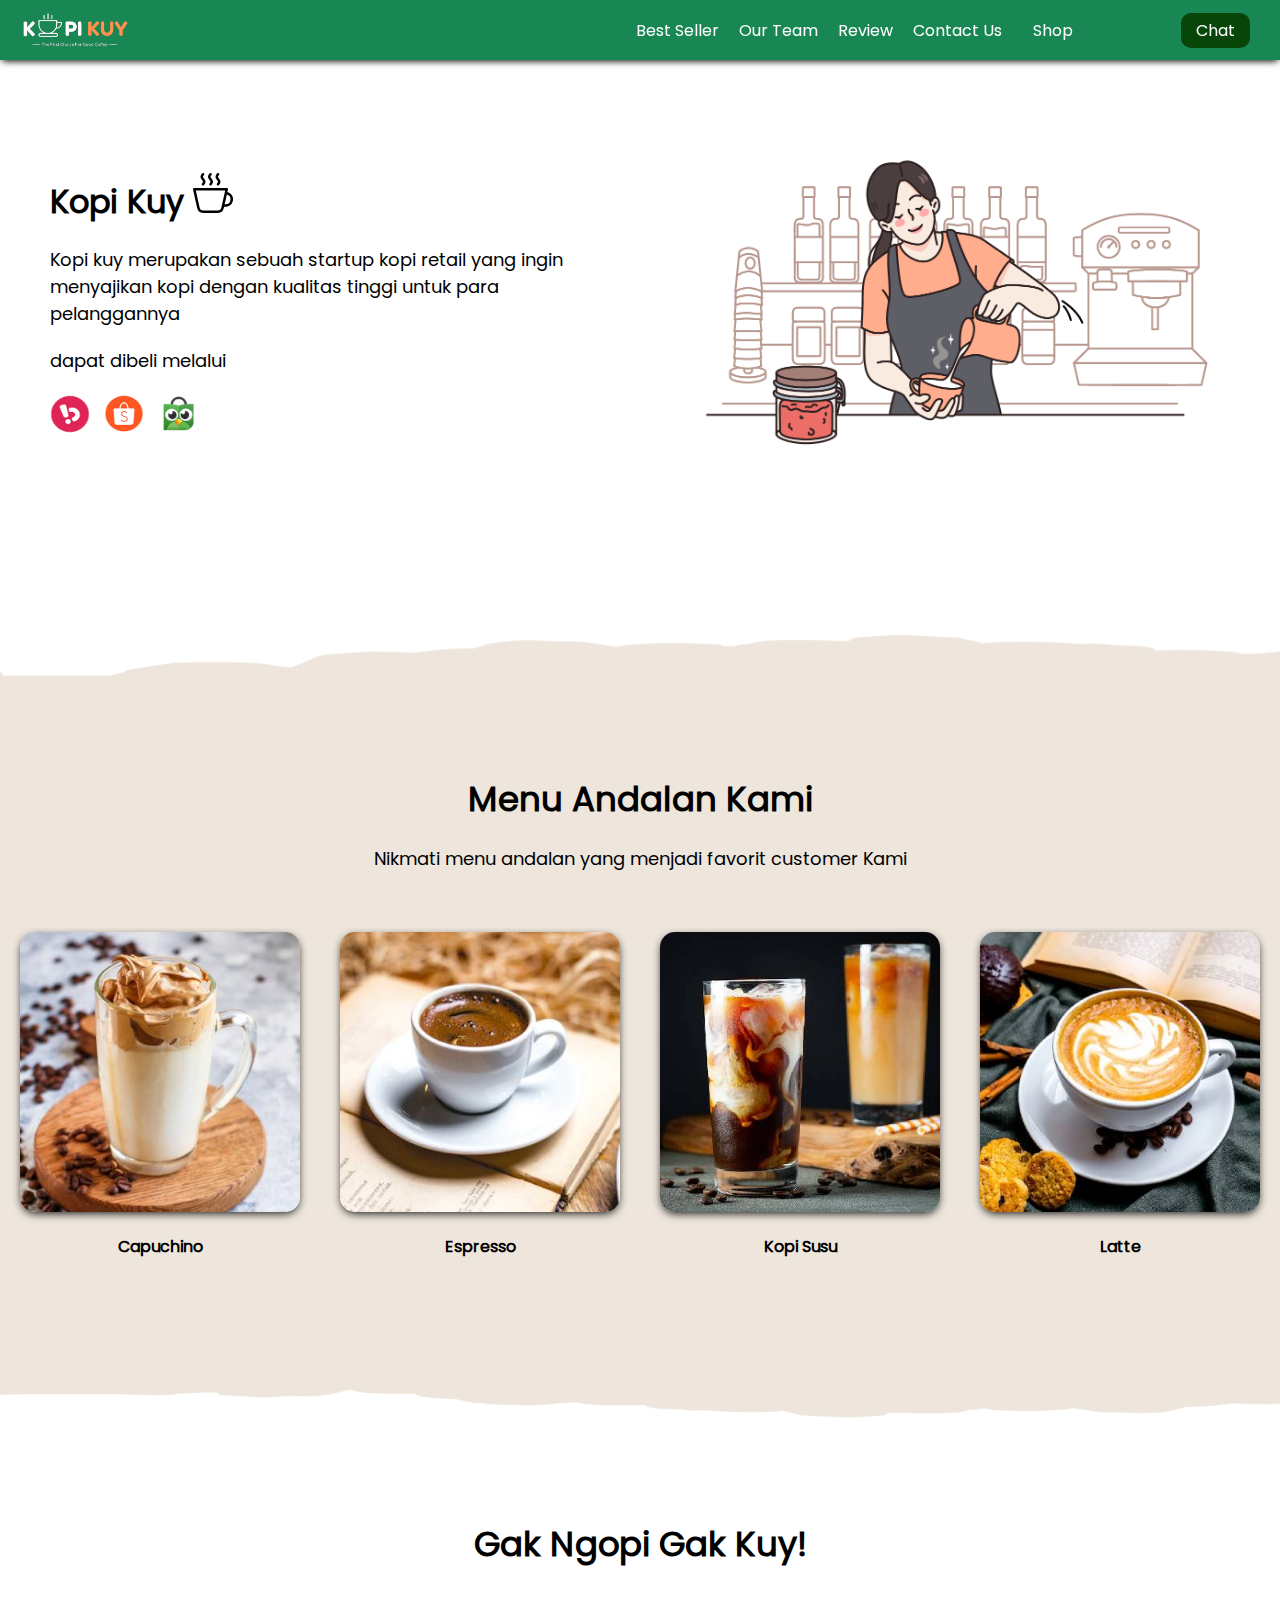
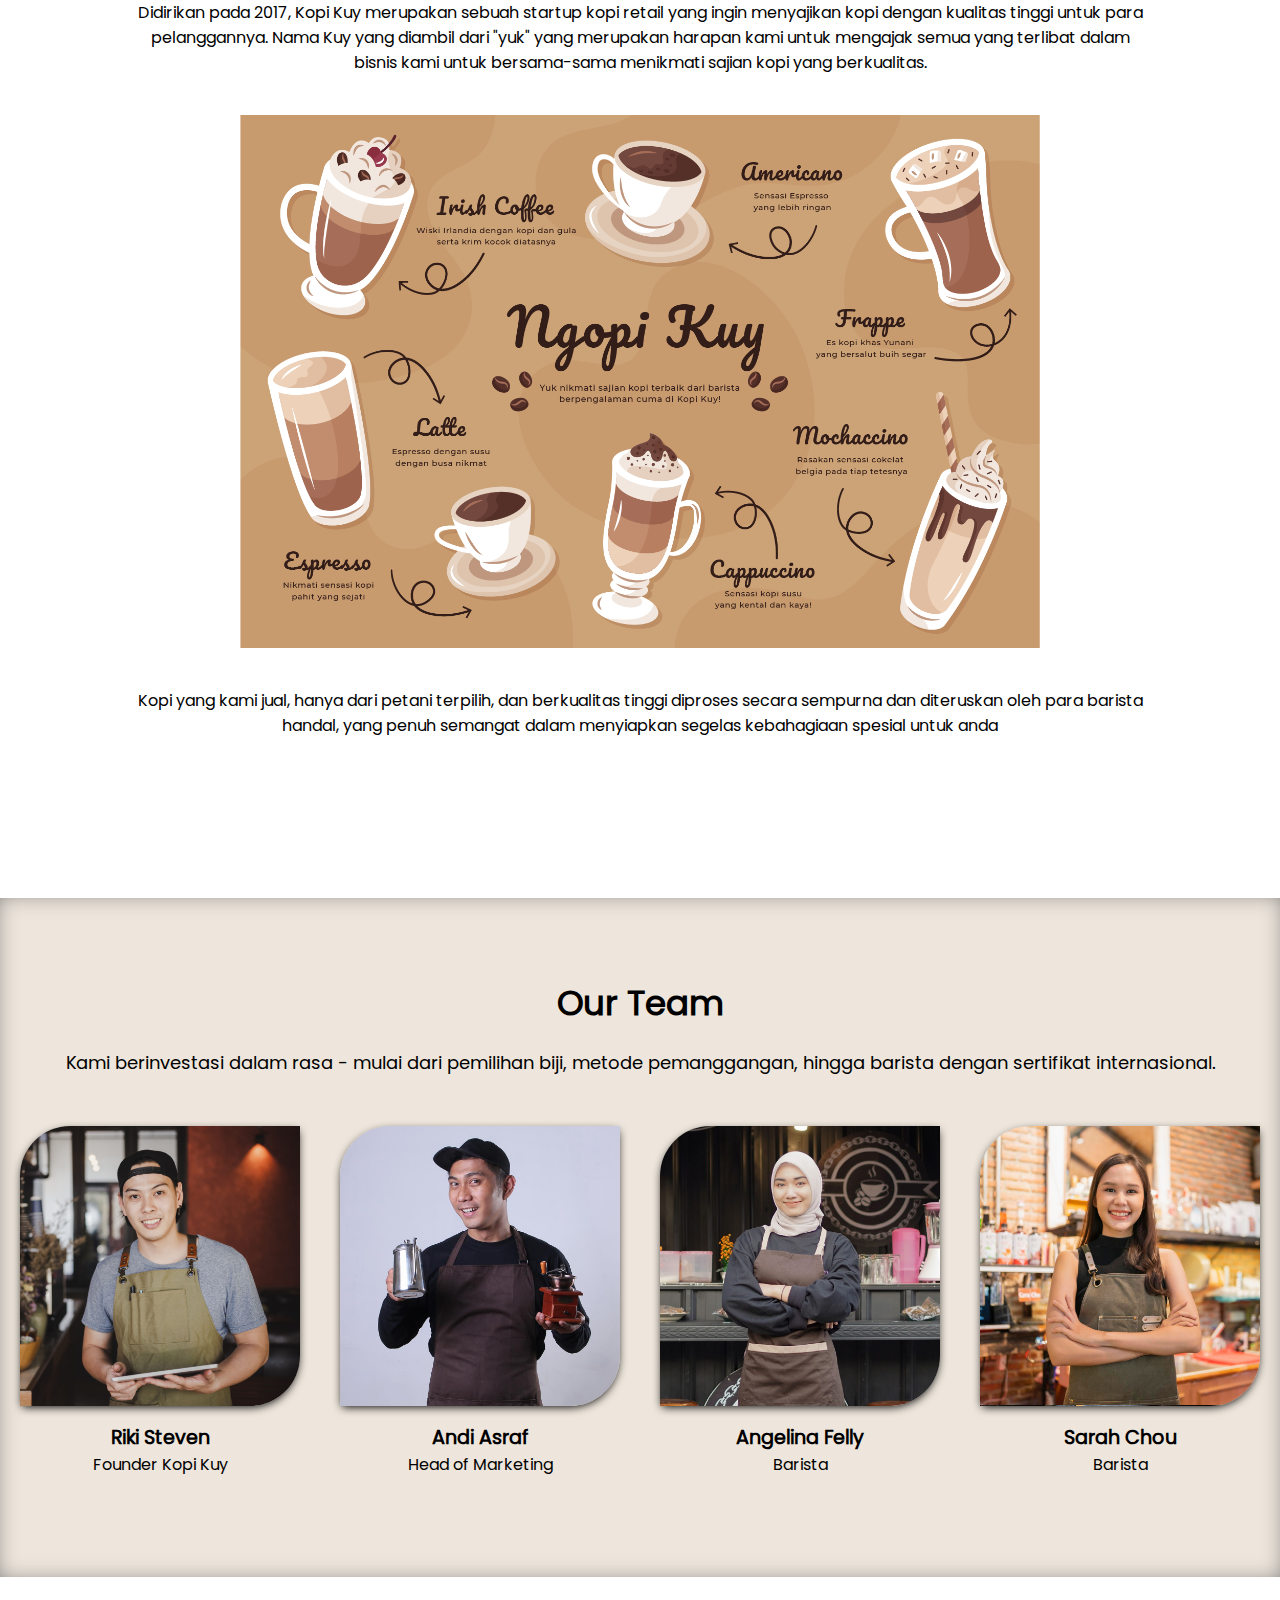
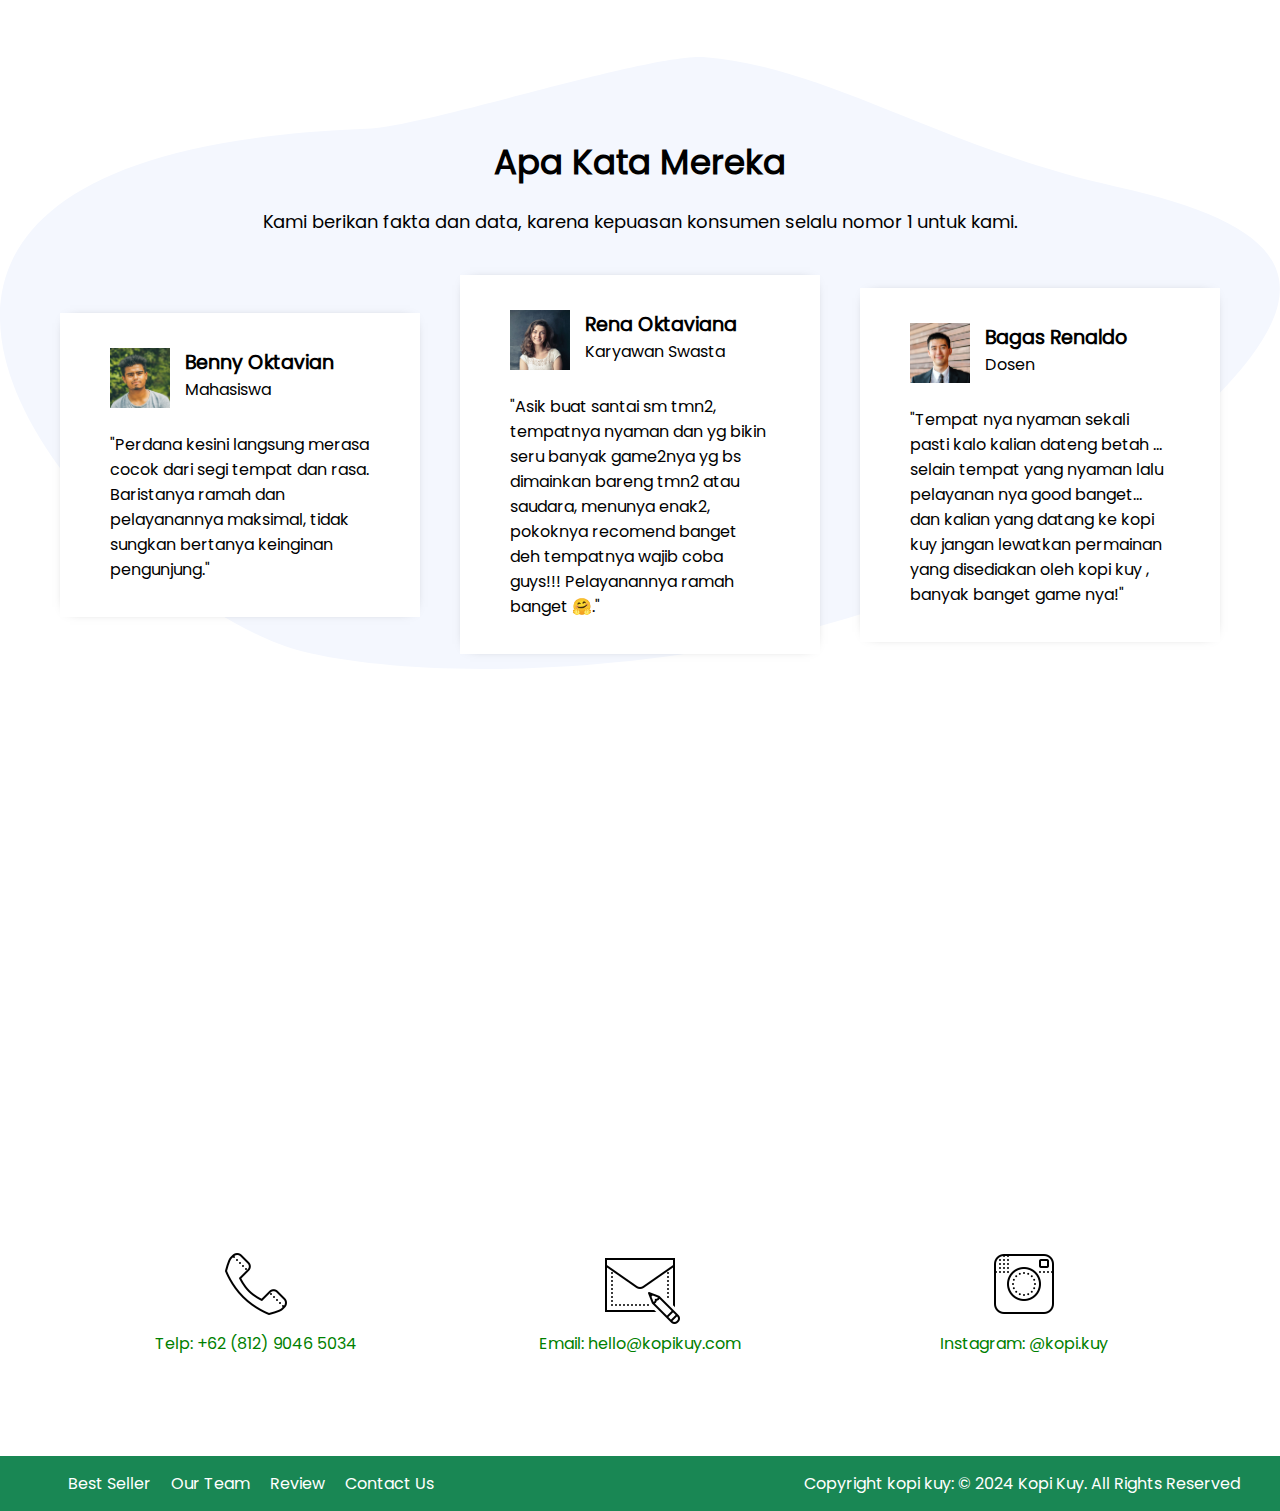
<file: index.html>
<!DOCTYPE html>
<html lang="id">
  <head>
    <meta charset="UTF-8" />
    <meta http-equiv="X-UA-Compatible" content="IE=edge" />
    <meta name="viewport" content="width=device-width, initial-scale=1.0" />
    <link rel="shortcut icon" href="images/favicon.ico" type="image/x-icon" />
    <title>Website Kopi Kuy</title>
    <link rel="stylesheet" href="css/style.css" />
  </head>

  <body>
    <nav>
      <img class="logo" src="images/logo/logo_kuy.png" />
      <div class="navigasi">
        <a href="#best-seller">Best Seller</a>
        <a href="#our-team">Our Team</a>
        <a href="#review">Review</a>
        <a href="#contact-us">Contact Us</a>
      </div>
      <a class="shop" href="produk.html">Shop</a>
      <a
        class="chat"
        href="https://wa.me/628123456?text=Saya ingin bertanya"
        target="_blank"
        >Chat</a
      >
    </nav>
    <header>
      <div class="kiri">
        <h1>
          Kopi Kuy
          <img src="./images/icon/icon_kopi.svg" alt="" />
        </h1>
        <p>
          Kopi kuy merupakan sebuah startup kopi retail yang ingin menyajikan
          kopi dengan kualitas tinggi untuk para pelanggannya
        </p>
        <p>dapat dibeli melalui</p>
        <div class="olshop">
          <img src="./images/logo/logo_bukalapak.png" alt="logo_bukalapak" />
          <img src="./images/logo/logo_shopee.png" alt="logo_shopee" />
          <img src="./images/logo/logo_tokopedia.png" alt="logo_tokopedia" />
        </div>
      </div>

      <div class="kanan">
        <img src="./images/header/header1.png" alt="nav dan header" />
      </div>
    </header>

    <main>
      <section class="best-seller" id="best-seller">
        <h2>Menu Andalan Kami</h2>
        <p>Nikmati menu andalan yang menjadi favorit customer Kami</p>
        <div class="produk">
          <img src="./images/produk/product_capuchino.jpg" alt="" />
          <p>Capuchino</p>
        </div>
        <div class="produk">
          <img src="./images/produk/product_espresso.jpg" alt="espreso" />
          <p>Espresso</p>
        </div>
        <div class="produk">
          <img src="./images/produk/product_kopi_susu.jpg" alt="kopi_susu" />
          <p>Kopi Susu</p>
        </div>
        <div class="produk">
          <img src="./images/produk/product_latte.jpg" alt="latte" />
          <p>Latte</p>
        </div>
      </section>

      <section class="about-us" id="about-us">
        <h2>Gak Ngopi Gak Kuy!</h2>
        <p>
          Didirikan pada 2017, Kopi Kuy merupakan sebuah startup kopi retail
          yang ingin menyajikan kopi dengan kualitas tinggi untuk para
          pelanggannya. Nama Kuy yang diambil dari "yuk" yang merupakan harapan
          kami untuk mengajak semua yang terlibat dalam bisnis kami untuk
          bersama-sama menikmati sajian kopi yang berkualitas.
        </p>
        <img src="./images/about-us/aset_kopi_jumbo.png" alt="kopijumbo" />
        <p>
          Kopi yang kami jual, hanya dari petani terpilih, dan berkualitas
          tinggi diproses secara sempurna dan diteruskan oleh para barista
          handal, yang penuh semangat dalam menyiapkan segelas kebahagiaan
          spesial untuk anda
        </p>
      </section>

      <section class="our-team" id="our-team">
        <h2>Our Team</h2>
        <p>
          Kami berinvestasi dalam rasa - mulai dari pemilihan biji, metode
          pemanggangan, hingga barista dengan sertifikat internasional.
        </p>
        <div class="team">
          <img src="images/team/team1.jpg" alt="" />
          <h3>Riki Steven</h3>
          <p>Founder Kopi Kuy</p>
        </div>
        <div class="team">
          <img src="images/team/team2.jpg" alt="" />
          <h3>Andi Asraf</h3>
          <p>Head of Marketing</p>
        </div>
        <div class="team">
          <img src="images/team/team3.jpg" alt="" />
          <h3>Angelina Felly</h3>
          <p>Barista</p>
        </div>
        <div class="team">
          <img src="images/team/team4.jpg" alt="" />
          <h3>Sarah Chou</h3>
          <p>Barista</p>
        </div>
      </section>

      <section class="review" id="review">
        <h2>Apa Kata Mereka</h2>
        <p>
          Kami berikan fakta dan data, karena kepuasan konsumen selalu nomor 1
          untuk kami.
        </p>
        <div class="testimoni">
          <img src="images/customer/customer1.jpg" alt="" />
          <div class="profile">
            <h3>Benny Oktavian</h3>
            <p>Mahasiswa</p>
          </div>
          <p>
            "Perdana kesini langsung merasa cocok dari segi tempat dan rasa.
            Baristanya ramah dan pelayanannya maksimal, tidak sungkan bertanya
            keinginan pengunjung."
          </p>
        </div>
        <div class="testimoni">
          <img src="images/customer/customer2.jpg" alt="" />
          <div class="profile">
            <h3>Rena Oktaviana</h3>
            <p>Karyawan Swasta</p>
          </div>
          <p>
            "Asik buat santai sm tmn2, tempatnya nyaman dan yg bikin seru banyak
            game2nya yg bs dimainkan bareng tmn2 atau saudara, menunya enak2,
            pokoknya recomend banget deh tempatnya wajib coba guys!!!
            Pelayanannya ramah banget 🤗."
          </p>
        </div>
        <div class="testimoni">
          <img src="images/customer/customer3.jpg" alt="" />
          <div class="profile">
            <h3>Bagas Renaldo</h3>
            <p>Dosen</p>
          </div>
          <p>
            "Tempat nya nyaman sekali pasti kalo kalian dateng betah ... selain
            tempat yang nyaman lalu pelayanan nya good banget... dan kalian yang
            datang ke kopi kuy jangan lewatkan permainan yang disediakan oleh
            kopi kuy , banyak banget game nya!"
          </p>
        </div>
      </section>

      <section class="contact-us" id="contact-us">
        <iframe
          src="https://www.google.com/maps/embed?pb=!1m14!1m8!1m3!1d7932.741866032694!2d106.668581!3d-6.214715!3m2!1i1024!2i768!4f13.1!3m3!1m2!1s0x2e69f9912c7f297b%3A0xe5a3a671dae861ab!2sKopi%20kuy!5e0!3m2!1sid!2sid!4v1680617229460!5m2!1sid!2sid"
          allowfullscreen=""
          loading="lazy"
          referrerpolicy="no-referrer-when-downgrade"
        ></iframe>
        <div class="kontak">
          <img src="images/icon/icon_phone.png" alt="" />
          <p>Telp: +62 (812) 9046 5034</p>
        </div>
        <div class="kontak">
          <img src="images/icon/icon_mail.png" alt="" />
          <p>Email: hello@kopikuy.com</p>
        </div>
        <div class="kontak">
          <img src="images/icon/icon_instagram.png" alt="" />
          <p>Instagram: @kopi.kuy</p>
        </div>
      </section>
    </main>
    <footer>
      <div class="navigasi">
        <a href="#best-seller">Best Seller</a>
        <a href="#our-team">Our Team</a>
        <a href="review">Review</a>
        <a href="contact-us">Contact Us</a>
      </div>
      <p>Copyright kopi kuy: © 2024 Kopi Kuy. All Rights Reserved</p>
    </footer>
  </body>
</html>
</file>
<file: css/style.css>
/* Kode * di bawah ini untuk mereset tampilan setiap web browser supaya seragam */

* {
  box-sizing: border-box;
  margin: 0;
  padding: 0;
}

html {
  /* scroll-behavior: smooth agar scroll ketika klik pada navigasi menjadi halus */
  scroll-behavior: smooth;
}

/* 
Kode di bawah ini untuk mengatur nav sampai footer agar memiliki tampilan flexibel
selengkapnya akan di bahas di hari ke 3
*/

nav,
header,
section,
footer {
  /* 
      display: flex memiliki pengaturan yang dapat mengatur agar elemen
      di dalamnya memiliki ukuran yang fleksibel
      digunakan saat ada elemen yang isinya lebih dari satu kolom
   */
  display: flex;
  /* 
      align-items: center mengatur elemen di dalamnya rata tengah vertikal
   */
  align-items: center;

  /* 
      justify-content: center mengatur elemen di dalamnya rata tengah horizontal
   */
  justify-content: center;

  /* 
      flex-wrap: wrap mengatur agar jika lebar elemen berlebih, maka elemen
      akan otomatis diletakan di baris baru (tidak dipaksakan di satu baris)
   */
  flex-wrap: wrap;
}

/* 
Kode @font-face untuk menginstall font ke dalam Website 
src adalah untuk lokasi fontnya, font dapat di cari di website https://fonts.google.com/
dengan memberi nama family, maka kita mendaftarkan font tersebut ke dalam website
*/

@font-face {
  src: url(../fonts/poppins.woff2);
  font-family: "Poppins";
}

body {
  /* 
   mendaftarkan semua teks pada body menjadi family Poppins 
   kenapa pada body? karena elemen body membungkus semua elemen dari nav section sampai footer
   */
  font-family: "Poppins";
}

/*
Misalnya ada font dari google yang bernama Irish Grover yang berada di:
https://fonts.gstatic.com/s/irishgrover/v23/buExpoi6YtLz2QW7LA4flVgv__RP.woff2

maka bisa coba copy kode berikut untuk menginstall font tadi:

@font-face {
  font-family: 'Irish Grover';
  font-style: normal;
  font-weight: 400;
  src: url(https://fonts.gstatic.com/s/irishgrover/v23/buExpoi6YtLz2QW7LA4flVgv__RP.woff2) format('woff2');
}

Jika kode di atas sudah di copy
Nanti pada element yang ingin menggunakan font Irish Grover Tadi, tinggal diganti font-familynya
misal mau mengganti h1 dan h2 maka kodenya sebagai berikut:

h1,h2 {
   font-family: 'Irish Grover';
}

*/

a {
  /* menghilangkan garis bawah pada link */
  text-decoration: none;

  /* 
   color: adalah untuk mengganti warna tulisan.
   color:unset digunakan pada a untuk menghilangkan warna bawaan pada link (biasanya warna biru) 
   */
  color: unset;
}

h2 {
  /* mengatur ukuran huruf ke 34 pixel */
  font-size: 34px;
}

h3 {
  /* mengatur ukuran huruf ke 1.2rem */
  font-size: 1.2rem;
}

h1,
h2,
h3 {
  /* mengatur tebal huruf bisa bold, normal*/
  font-weight: bold;
}

img {
  /* 
      kode max-width artinya lebar maksimal
      mengatur agar semua elemen img memiliki lebar maksimal 100% agar
      besar gambar tidak melebihi layar ataupun elemen pembungkus
   */
  max-width: 100%;
}

/* Navigasi */

nav {
  /* 
   background-color mengatur warna latar belakang 
   untuk pengguna hp, pergantian warna tidak bisa seperti vs code
   hanya dapat menggunakan warna bahasa inggris seperti: red, green, brown, purple dsb
   untuk pengguna vscode silahkan arahkan mouse ke kotak warna di bawah
   untuk mengganti warna sesuai keinginan
   */
  background-color: #198754;

  /* box-shadow membuat efek bayangan */
  box-shadow: 0 3px 7px -2px #000;

  /* width mengatur lebar elemen. 100% agar lebarnya full dari kiri sampai kanan layar */
  width: 100%;

  /* 
   padding digunakan untuk memberi jarak ke dalam. 
   efeknya bila digunakan pada elemen yang memiliki warna latar akan membuat elemen tersebut 'gemuk'
   padding-top artinya jarak ke atas, nilai padding dapat berupa
   padding-top, padding-bottom, padding-left, padding-right
   */
  padding-top: 10px;
  padding-bottom: 10px;

  /* 
   position mengatur posisi elemen, position:fixed supaya elemen nav akan ikut menempel di atas layar
   saat kita scroll ke bawah. Jika ingin navigasi gak nempel, bisa menggunakan position:static;
   */
  position: fixed;

  /* Nilai z-index semakin besar, maka elemen akan semakin di depan */
  z-index: 500;
}

img.logo {
  /* height mengatur tinggi elemen */
  height: 40px;
  /* penjelasan margin mirip dengan padding, fungsinya untuk memberi jarak pada elemen */
  margin-left: 20px;
}

div.navigasi {
  margin-left: auto;
  margin-right: 15px;
}

nav a {
  color: #fff;
  padding-left: 8px;
  padding-right: 8px;
}

a.shop {
  margin-right: 100px;
}

a.chat {
  margin-right: 30px;
  background-color: rgb(8, 69, 8);
  color: #fff;
  padding-top: 5px;
  padding-right: 15px;
  padding-bottom: 5px;
  padding-left: 15px;
  border-radius: 10px;
}

/* 
   PERHATIKAN bahwa dalam mengatur elemen, nama elemen langsung ditulis
   sedangkan untuk mengatur class, dibutuhkan tanda titik (.) terlebih dulu
   img {} berarti seluruh elemen dengan tag img (<img src="....">), 
   sedangkan .img artinya hanya elemen dengan class img (<img class="img" src="...">) 
*/

/* HEADER */

header,
section {
  /*
    padding mengatur jarak ke dalam
    pada padding dan margin ditambahkan top / right / bottom / top 
    untuk mengatur jarak masing-masing 
   */
  padding-top: 80px;
  padding-bottom: 80px;

  /* margin mengatur jarak ke luar */
  margin-bottom: 80px;
}

/* penulisan CSS dapat digabung dengan beberapa elemen */
header div.kiri,
header div.kanan {
  /* width mengatur lebar elemen. 50% artinya setengah ukuran elemen pembungkus */
  width: 50%;
  padding: 50px;
}

header h1 {
  margin-bottom: 20px;
}

header p {
  /* font-size digunakan untuk mengatur ukuran huruf */
  font-size: 18px;
  margin-bottom: 20px;
}

div.olshop img {
  width: 40px;
  /* aspect-ratio:1 agar tinggi menyesuaikan width */
  aspect-ratio: 1;
  margin-right: 10px;
}

/* Best Seller */

section.best-seller {
  position: relative;

  /* background-color mengatur warna latar belakang elemen */
  background-color: #eee6dc;

  /* text-align mengatur rata tulisan, bisa bernilai: left, right, center, justify */
  text-align: center;
}

/* 
terkait position, after, dan before memerlukan pemahaman mendalam
terkait layout pada CSS untuk dapat memahami secara penuh 
*/

section.best-seller::before,
section.best-seller::after {
  position: absolute;
  content: "";
  width: 100%;
  height: 76px;

  /* background-image untuk menambahkan gambar sebagai background */
  background-image: url(../images/background/garis-atas.png);

  /*background-size agar gambar latar menyesuaikan tinggi / lebar elemen */
  background-size: cover;

  top: -60px;
  left: 0;
}

section.best-seller::after {
  height: 60px;
  background-image: url(../images/background/garis-bawah.png);
  top: unset;
  bottom: -60px;
}

section.best-seller h2 {
  margin-bottom: 20px;
  width: 100%;
}

/* 
Penulisan section.best-seller > p berarti mengatur elemen p yang langsung
di bungkus oleh elemen <section class="best-seller">
aturan ini tidak berlaku untuk elemen <p> yang ada di dalam <div class="produk">
*/

section.best-seller > p {
  font-size: 18px;
  margin-bottom: 40px;
  width: 100%;
}

div.produk {
  /* 
      Penulisan padding dan margin seperti padding:20px ini penulisan singkat 
      yang berarti top, right, bottom, left nilainya sama, yaitu 20px 
   */
  padding: 20px;
  width: 25%;
}

div.produk img {
  /* transition membuat animasi transisi dari perubahan style, 0.3s berarti 0.3 detik */
  transition: all 0.3s ease;

  /* border-radius  Membuat sudut membulat */
  border-radius: 15px;

  /* box-shadow membuat efek bayangan */
  box-shadow: 0 3px 10px -2px #000;
}

/*

kode div.produk img:hover akan dijalankan saat mouse ada di atas elemen <img> yang ada
di dalam <div class="produk"> 
karena ada efek transition pada div.produk img 
maka akan menghasilkan efek animasi yang smooth

*/
div.produk img:hover {
  /* membuat transformasi, bisa berupa scale(1.05), rotate(180deg), translateY(-50px), dsb */
  transform: scale(0.9);
  border-radius: 50%;
}

div.produk p {
  margin-top: 15px;
  font-weight: bold;
}

/* About US */

section.about-us {
  /* max-width: 80%; mengatur lebar maksimal elemen tidak boleh melebihi 80% layar */
  max-width: 80%;

  /* margin-left dan margin-right auto akan membuat posisi elemen berada di tengah */
  margin-left: auto;
  margin-right: auto;
  text-align: center;
}

section.about-us h2 {
  margin-bottom: 30px;
  width: 100%;
}

section.about-us img {
  /* 
      Penulisan width: 800px dan max-width: 100% mengatur agar
      elemen memiliki lebar 800px namun tidak boleh melebihi 100% ukuran layar
   */
  width: 800px;
  max-width: 100%;
  margin: auto;
}

/*
section.about-us p:nth-child(2) berarti mengatur elemen ke 2 dengan jenis <p>
yang ada di dalam <section class="about-us">
*/

section.about-us p:nth-child(2) {
  margin-bottom: 40px;
}

section.about-us p:nth-child(4) {
  margin-top: 40px;
}

/* OUR TEAM */

section.our-team {
  background-color: #eee6dc;
  box-shadow: inset 0px 0px 23px -6px #707070;
  text-align: center;
}

section.our-team h2 {
  margin-bottom: 20px;
  width: 100%;
}

section.our-team > p {
  margin-bottom: 30px;
  font-size: 18px;
  width: 800px;
  max-width: 90%;
  margin-left: auto;
  margin-right: auto;
  width: 100%;
}

div.team {
  width: 25%;
  padding: 20px;
}

div.team img {
  width: 100%;
  aspect-ratio: 1/1;
  object-fit: cover;
  box-shadow: 0 3px 10px -2px #000;
  border-radius: 50px 0px 50px 0px;
  margin-bottom: 10px;
}

/* REVIEW */

section.review {
  background-image: url(../images/background/bg-review.svg);
  /* 
      background-size: contain;
      membuat gambar latar belakang tidak terpotong
   */
  background-size: contain;

  /* 
      background-repeat: no-repeat;
      membuat gambar latar belakang tidak diulang (duplikat)
   */
  background-repeat: no-repeat;
  padding-left: 40px;
  padding-right: 40px;
  justify-content: space-around;
  /* align-items: stretch; membuat tinggi elemen di dalam .review .baris seragam */
  text-align: center;
}

section.review h2 {
  margin-bottom: 20px;
  width: 100%;
}

section.review > p {
  margin-bottom: 40px;
  font-size: 18px;
  width: 100%;
}

div.testimoni {
  width: 30%;
  display: flex;
  flex-wrap: wrap;
  padding: 35px 50px;
  box-shadow: 0px 0px 12px -10px #000;
  background-color: #fff;
}

div.testimoni img {
  width: 60px;
  height: 60px;
  margin-right: 15px;
  object-fit: cover;
}

div.profile {
  text-align: left;
  display: block;
  margin-bottom: 30px;
  width: calc(100% - 75px);
}

div.profile p {
  width: 100%;
  text-align: left;
}

div.testimoni > p {
  width: 100%;
  text-align: left;
}

*[data-from="tmp"] > * {
  position: relative;
}

*[data-from="tmp"] > *:nth-child(1):before {
  position: absolute;
  color: red;
  bottom: 40px;
  content: "prakerja";
  font-size: 13px;
  z-index: 10;
  text-decoration: line-through;
}

/* CONTACT US */
section.contact-us {
  margin-bottom: 20px;
}

section.contact-us iframe {
  width: 100%;
  height: 300px;
  border: 0;
}

div.kontak {
  width: 30%;
  /* color mengatur warna tulisan */
  color: green;
  text-align: center;
  margin-top: 50px;
}

/* FOOTER */

footer {
  background-color: #198754;
  padding-top: 15px;
  padding-bottom: 15px;
  color: #fff;
  padding-right: 40px;
  padding-left: 40px;
}

footer div.navigasi {
  margin-left: 20px;
  margin-right: auto;
}

footer div.navigasi a {
  padding: 8px;
}

/* UNTUK kode RESPONSIF hari ke 3 tulis DI BAWAH sini */

@media (max-width: 768px) {
  div.produk,
  div.kontak,
  div.team {
    width: 50%;
  }
  div.testimoni {
    width: 100%;
    margin-bottom: 30px;
    background-color: #dbdbdb;
  }
  header div.kiri,
  header div.kanan {
    width: 100%;
    padding: 34px;
    text-align: center;
  }
  .navigasi {
    display: none;
  }
  a.shop {
    margin-right: 10px;
    margin-left: auto;
  }
}

/* Kode CSS Selesai di sini */
</file>
